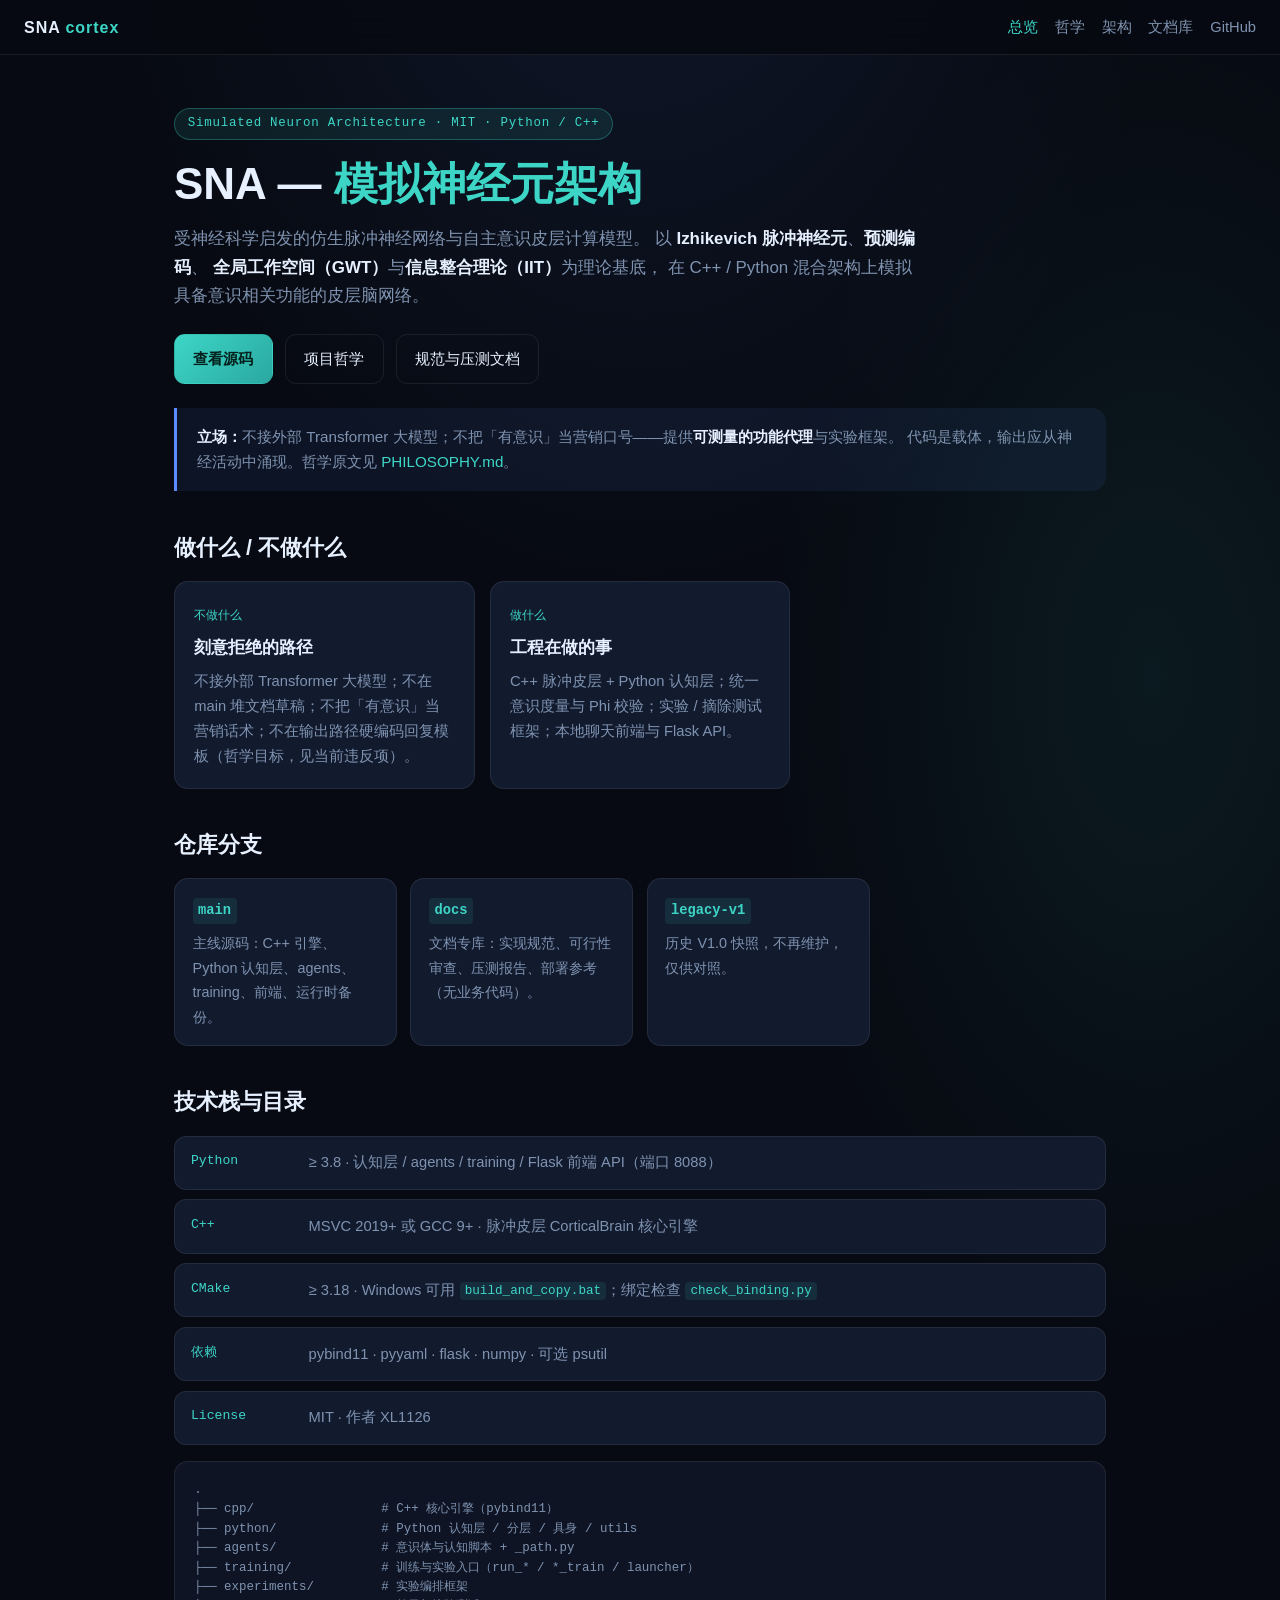
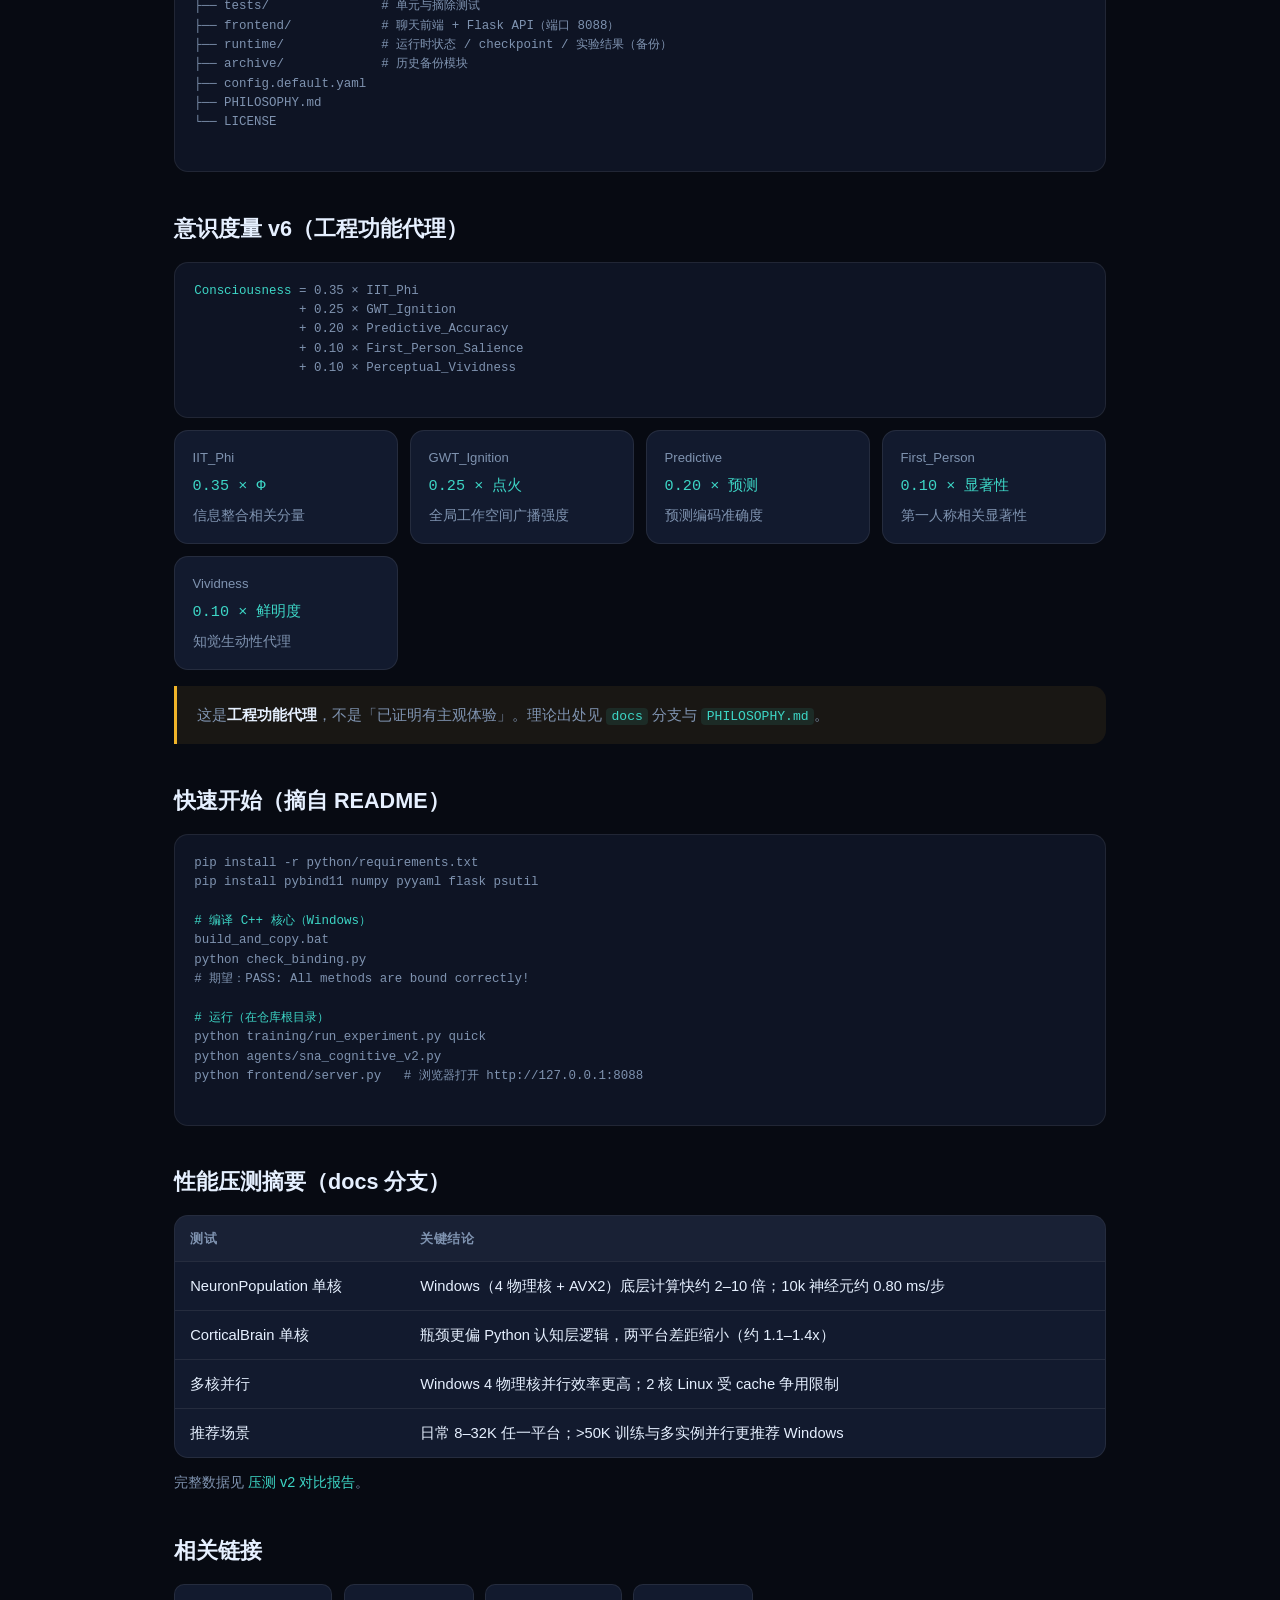
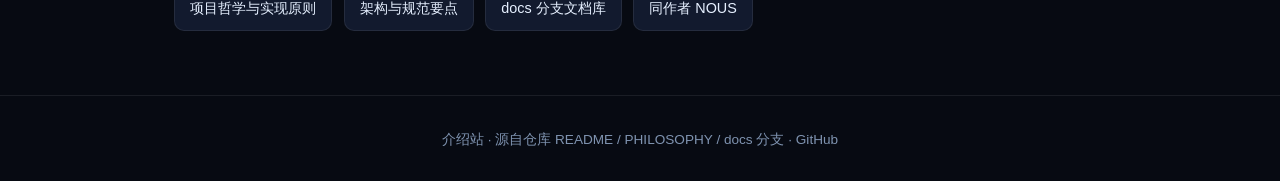
<file: docs/index.html>
<!DOCTYPE html>
<html lang="zh-CN">
<head>
  <meta charset="UTF-8" />
  <meta name="viewport" content="width=device-width, initial-scale=1" />
  <title>SNA — Simulated Neuron Architecture</title>
  <meta name="description" content="SNA 模拟神经元架构：仿生脉冲神经网络 / 自主意识皮层计算模型。C++ 脉冲皮层 + Python 认知层，无外部 Transformer。" />
  <link rel="stylesheet" href="css/style.css" />
</head>
<body>
  <header class="topbar">
    <a class="brand" href="./">SNA <span>cortex</span></a>
    <nav>
      <a href="index.html" class="active">总览</a>
      <a href="philosophy.html">哲学</a>
      <a href="architecture.html">架构</a>
      <a href="docs.html">文档库</a>
      <a href="https://github.com/XL1126/Simulated-neuron-architecture" target="_blank" rel="noopener">GitHub</a>
    </nav>
  </header>

  <div class="wrap">
    <section class="hero">
      <div class="eyebrow">Simulated Neuron Architecture · MIT · Python / C++</div>
      <h1>SNA — <em>模拟神经元架构</em></h1>
      <p class="lead">
        受神经科学启发的仿生脉冲神经网络与自主意识皮层计算模型。
        以 <strong>Izhikevich 脉冲神经元</strong>、<strong>预测编码</strong>、
        <strong>全局工作空间（GWT）</strong>与<strong>信息整合理论（IIT）</strong>为理论基底，
        在 C++ / Python 混合架构上模拟具备意识相关功能的皮层脑网络。
      </p>
      <div class="actions">
        <a class="btn btn-primary" href="https://github.com/XL1126/Simulated-neuron-architecture" target="_blank" rel="noopener">查看源码</a>
        <a class="btn btn-ghost" href="philosophy.html">项目哲学</a>
        <a class="btn btn-ghost" href="docs.html">规范与压测文档</a>
      </div>
    </section>

    <div class="callout">
      <strong>立场：</strong>不接外部 Transformer 大模型；不把「有意识」当营销口号——提供<strong>可测量的功能代理</strong>与实验框架。
      代码是载体，输出应从神经活动中涌现。哲学原文见
      <a href="philosophy.html">PHILOSOPHY.md</a>。
    </div>

    <h2>做什么 / 不做什么</h2>
    <div class="grid">
      <div class="card">
        <div class="tag">不做什么</div>
        <h3>刻意拒绝的路径</h3>
        <p>不接外部 Transformer 大模型；不在 main 堆文档草稿；不把「有意识」当营销话术；不在输出路径硬编码回复模板（哲学目标，见当前违反项）。</p>
      </div>
      <div class="card">
        <div class="tag">做什么</div>
        <h3>工程在做的事</h3>
        <p>C++ 脉冲皮层 + Python 认知层；统一意识度量与 Phi 校验；实验 / 摘除测试框架；本地聊天前端与 Flask API。</p>
      </div>
    </div>

    <h2>仓库分支</h2>
    <div class="branch-row">
      <div class="branch">
        <code>main</code>
        <p>主线源码：C++ 引擎、Python 认知层、agents、training、前端、运行时备份。</p>
      </div>
      <div class="branch">
        <code>docs</code>
        <p>文档专库：实现规范、可行性审查、压测报告、部署参考（无业务代码）。</p>
      </div>
      <div class="branch">
        <code>legacy-v1</code>
        <p>历史 V1.0 快照，不再维护，仅供对照。</p>
      </div>
    </div>

    <h2>技术栈与目录</h2>
    <div class="layers">
      <div class="layer"><div class="k">Python</div><p>≥ 3.8 · 认知层 / agents / training / Flask 前端 API（端口 8088）</p></div>
      <div class="layer"><div class="k">C++</div><p>MSVC 2019+ 或 GCC 9+ · 脉冲皮层 CorticalBrain 核心引擎</p></div>
      <div class="layer"><div class="k">CMake</div><p>≥ 3.18 · Windows 可用 <code>build_and_copy.bat</code>；绑定检查 <code>check_binding.py</code></p></div>
      <div class="layer"><div class="k">依赖</div><p>pybind11 · pyyaml · flask · numpy · 可选 psutil</p></div>
      <div class="layer"><div class="k">License</div><p>MIT · 作者 XL1126</p></div>
    </div>

    <div class="arch" style="margin-top:1rem">
<pre>
.
├── cpp/                 # C++ 核心引擎（pybind11）
├── python/              # Python 认知层 / 分层 / 具身 / utils
├── agents/              # 意识体与认知脚本 + _path.py
├── training/            # 训练与实验入口（run_* / *_train / launcher）
├── experiments/         # 实验编排框架
├── tests/               # 单元与摘除测试
├── frontend/            # 聊天前端 + Flask API（端口 8088）
├── runtime/             # 运行时状态 / checkpoint / 实验结果（备份）
├── archive/             # 历史备份模块
├── config.default.yaml
├── PHILOSOPHY.md
└── LICENSE
      </pre>
    </div>

    <h2>意识度量 v6（工程功能代理）</h2>
    <div class="arch">
<pre>
<span class="hi">Consciousness</span> = 0.35 × IIT_Phi
              + 0.25 × GWT_Ignition
              + 0.20 × Predictive_Accuracy
              + 0.10 × First_Person_Salience
              + 0.10 × Perceptual_Vividness
      </pre>
    </div>
    <div class="metrics" style="margin-top:.75rem">
      <div class="metric"><div class="label">IIT_Phi</div><div class="value">0.35 × Φ</div><div class="note">信息整合相关分量</div></div>
      <div class="metric"><div class="label">GWT_Ignition</div><div class="value">0.25 × 点火</div><div class="note">全局工作空间广播强度</div></div>
      <div class="metric"><div class="label">Predictive</div><div class="value">0.20 × 预测</div><div class="note">预测编码准确度</div></div>
      <div class="metric"><div class="label">First_Person</div><div class="value">0.10 × 显著性</div><div class="note">第一人称相关显著性</div></div>
      <div class="metric"><div class="label">Vividness</div><div class="value">0.10 × 鲜明度</div><div class="note">知觉生动性代理</div></div>
    </div>
    <div class="callout warn" style="margin-top:1rem">
      这是<strong>工程功能代理</strong>，不是「已证明有主观体验」。理论出处见
      <code>docs</code> 分支与 <code>PHILOSOPHY.md</code>。
    </div>

    <h2>快速开始（摘自 README）</h2>
    <div class="arch">
<pre>
pip install -r python/requirements.txt
pip install pybind11 numpy pyyaml flask psutil

<span class="hi"># 编译 C++ 核心（Windows）</span>
build_and_copy.bat
python check_binding.py
# 期望：PASS: All methods are bound correctly!

<span class="hi"># 运行（在仓库根目录）</span>
python training/run_experiment.py quick
python agents/sna_cognitive_v2.py
python frontend/server.py   # 浏览器打开 http://127.0.0.1:8088
      </pre>
    </div>

    <h2>性能压测摘要（docs 分支）</h2>
    <div class="table-wrap">
      <table>
        <thead><tr><th>测试</th><th>关键结论</th></tr></thead>
        <tbody>
          <tr><td>NeuronPopulation 单核</td><td>Windows（4 物理核 + AVX2）底层计算快约 2–10 倍；10k 神经元约 0.80 ms/步</td></tr>
          <tr><td>CorticalBrain 单核</td><td>瓶颈更偏 Python 认知层逻辑，两平台差距缩小（约 1.1–1.4x）</td></tr>
          <tr><td>多核并行</td><td>Windows 4 物理核并行效率更高；2 核 Linux 受 cache 争用限制</td></tr>
          <tr><td>推荐场景</td><td>日常 8–32K 任一平台；&gt;50K 训练与多实例并行更推荐 Windows</td></tr>
        </tbody>
      </table>
    </div>
    <p class="body" style="margin-top:.75rem;font-size:.9rem">
      完整数据见
      <a href="https://github.com/XL1126/Simulated-neuron-architecture/blob/docs/docs/03-%E6%80%A7%E8%83%BD%E4%B8%8E%E5%8E%8B%E6%B5%8B/%E5%8E%8B%E6%B5%8Bv2%E5%AF%B9%E6%AF%94%E6%8A%A5%E5%91%8A.md" target="_blank" rel="noopener">压测 v2 对比报告</a>。
    </p>

    <h2>相关链接</h2>
    <div class="sites">
      <a href="philosophy.html">项目哲学与实现原则</a>
      <a href="architecture.html">架构与规范要点</a>
      <a href="docs.html">docs 分支文档库</a>
      <a href="https://github.com/XL1126/NOUS" target="_blank" rel="noopener">同作者 NOUS</a>
    </div>
  </div>

  <footer>介绍站 · 源自仓库 README / PHILOSOPHY / docs 分支 · <a href="https://github.com/XL1126/Simulated-neuron-architecture" target="_blank" rel="noopener">GitHub</a></footer>
</body>
</html>
</file>
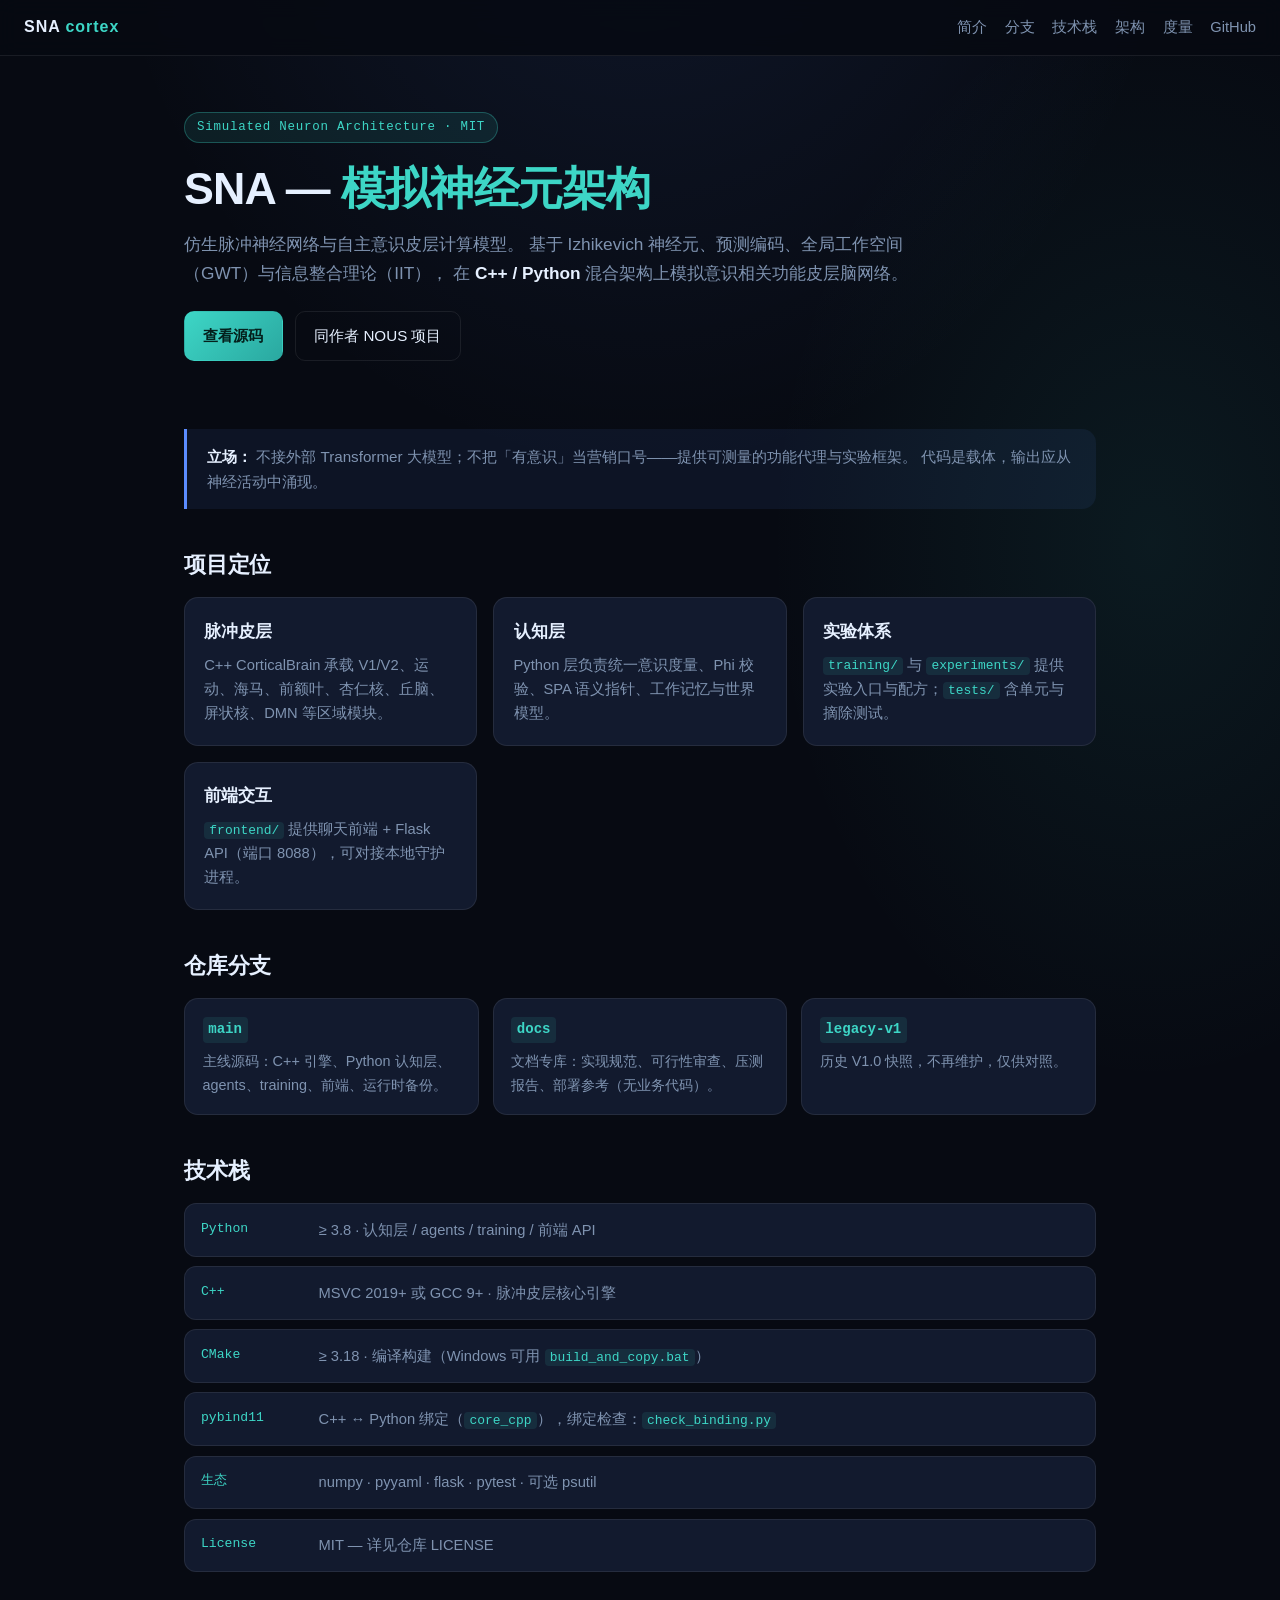
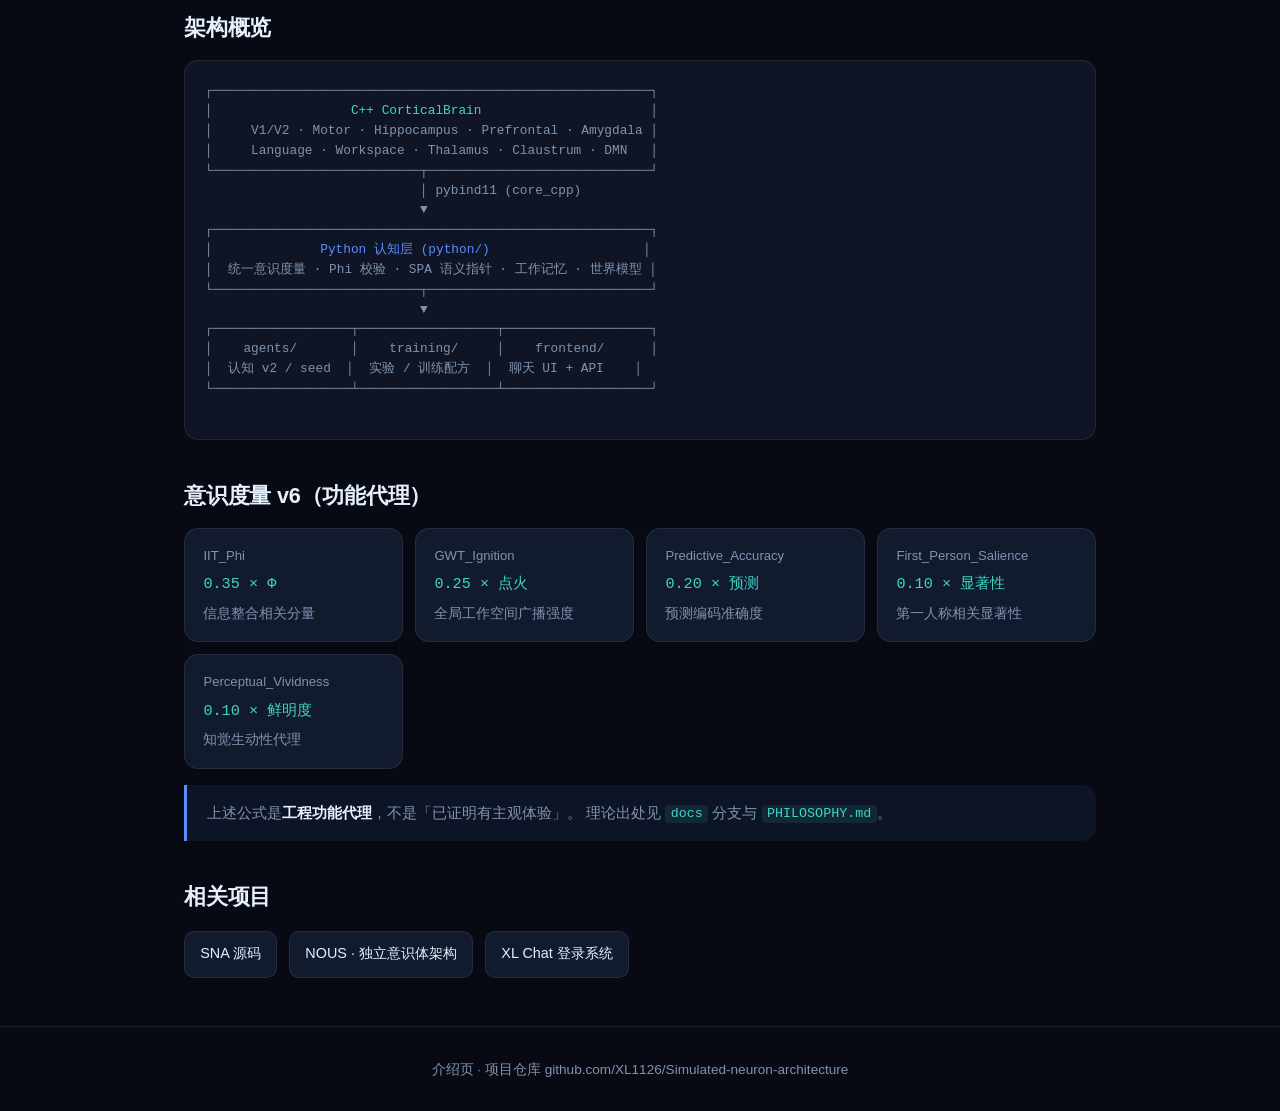
<file: website/index.html>
<!DOCTYPE html>
<html lang="zh-CN">
<head>
  <meta charset="UTF-8" />
  <meta name="viewport" content="width=device-width, initial-scale=1" />
  <title>SNA — Simulated Neuron Architecture</title>
  <meta name="description" content="SNA 模拟神经元架构：仿生脉冲神经网络 / 自主意识皮层计算模型。C++ 脉冲皮层 + Python 认知层。" />
  <link rel="stylesheet" href="css/style.css" />
</head>
<body>
  <header class="topbar">
    <a class="brand" href="./">SNA <span>cortex</span></a>
    <nav>
      <a href="#about">简介</a>
      <a href="#branches">分支</a>
      <a href="#stack">技术栈</a>
      <a href="#arch">架构</a>
      <a href="#metrics">度量</a>
      <a href="https://github.com/XL1126/Simulated-neuron-architecture" target="_blank" rel="noopener">GitHub</a>
    </nav>
  </header>

  <section class="hero">
    <div class="eyebrow">Simulated Neuron Architecture · MIT</div>
    <h1>SNA — <em>模拟神经元架构</em></h1>
    <p class="lead">
      仿生脉冲神经网络与自主意识皮层计算模型。
      基于 Izhikevich 神经元、预测编码、全局工作空间（GWT）与信息整合理论（IIT），
      在 <strong style="color:var(--ink)">C++ / Python</strong> 混合架构上模拟意识相关功能皮层脑网络。
    </p>
    <div class="hero-actions">
      <a class="btn btn-primary" href="https://github.com/XL1126/Simulated-neuron-architecture" target="_blank" rel="noopener">查看源码</a>
      <a class="btn btn-ghost" href="https://github.com/XL1126/NOUS" target="_blank" rel="noopener">同作者 NOUS 项目</a>
    </div>
  </section>

  <main class="section">
    <div class="callout">
      <strong style="color:var(--ink)">立场：</strong>
      不接外部 Transformer 大模型；不把「有意识」当营销口号——提供可测量的功能代理与实验框架。
      代码是载体，输出应从神经活动中涌现。
    </div>

    <h2 id="about">项目定位</h2>
    <div class="grid">
      <div class="card">
        <h3>脉冲皮层</h3>
        <p>C++ CorticalBrain 承载 V1/V2、运动、海马、前额叶、杏仁核、丘脑、屏状核、DMN 等区域模块。</p>
      </div>
      <div class="card">
        <h3>认知层</h3>
        <p>Python 层负责统一意识度量、Phi 校验、SPA 语义指针、工作记忆与世界模型。</p>
      </div>
      <div class="card">
        <h3>实验体系</h3>
        <p><code>training/</code> 与 <code>experiments/</code> 提供实验入口与配方；<code>tests/</code> 含单元与摘除测试。</p>
      </div>
      <div class="card">
        <h3>前端交互</h3>
        <p><code>frontend/</code> 提供聊天前端 + Flask API（端口 8088），可对接本地守护进程。</p>
      </div>
    </div>

    <h2 id="branches">仓库分支</h2>
    <div class="branch-row">
      <div class="branch">
        <code>main</code>
        <p>主线源码：C++ 引擎、Python 认知层、agents、training、前端、运行时备份。</p>
      </div>
      <div class="branch">
        <code>docs</code>
        <p>文档专库：实现规范、可行性审查、压测报告、部署参考（无业务代码）。</p>
      </div>
      <div class="branch">
        <code>legacy-v1</code>
        <p>历史 V1.0 快照，不再维护，仅供对照。</p>
      </div>
    </div>

    <h2 id="stack">技术栈</h2>
    <div class="stack">
      <div class="stack-row">
        <div class="k">Python</div>
        <p>≥ 3.8 · 认知层 / agents / training / 前端 API</p>
      </div>
      <div class="stack-row">
        <div class="k">C++</div>
        <p>MSVC 2019+ 或 GCC 9+ · 脉冲皮层核心引擎</p>
      </div>
      <div class="stack-row">
        <div class="k">CMake</div>
        <p>≥ 3.18 · 编译构建（Windows 可用 <code>build_and_copy.bat</code>）</p>
      </div>
      <div class="stack-row">
        <div class="k">pybind11</div>
        <p>C++ ↔ Python 绑定（<code>core_cpp</code>），绑定检查：<code>check_binding.py</code></p>
      </div>
      <div class="stack-row">
        <div class="k">生态</div>
        <p>numpy · pyyaml · flask · pytest · 可选 psutil</p>
      </div>
      <div class="stack-row">
        <div class="k">License</div>
        <p>MIT — 详见仓库 LICENSE</p>
      </div>
    </div>

    <h2 id="arch">架构概览</h2>
    <div class="arch">
      <pre>
┌─────────────────────────────────────────────────────────┐
│                  <span class="hi">C++ CorticalBrain</span>                      │
│     V1/V2 · Motor · Hippocampus · Prefrontal · Amygdala │
│     Language · Workspace · Thalamus · Claustrum · DMN   │
└───────────────────────────┬─────────────────────────────┘
                            │ pybind11 (core_cpp)
                            ▼
┌─────────────────────────────────────────────────────────┐
│              <span class="hi2">Python 认知层 (python/)</span>                    │
│  统一意识度量 · Phi 校验 · SPA 语义指针 · 工作记忆 · 世界模型 │
└───────────────────────────┬─────────────────────────────┘
                            ▼
┌──────────────────┬──────────────────┬───────────────────┐
│    agents/       │    training/     │    frontend/      │
│  认知 v2 / seed  │  实验 / 训练配方  │  聊天 UI + API    │
└──────────────────┴──────────────────┴───────────────────┘
      </pre>
    </div>

    <h2 id="metrics">意识度量 v6（功能代理）</h2>
    <div class="metrics">
      <div class="metric">
        <div class="label">IIT_Phi</div>
        <div class="value">0.35 × Φ</div>
        <div class="note">信息整合相关分量</div>
      </div>
      <div class="metric">
        <div class="label">GWT_Ignition</div>
        <div class="value">0.25 × 点火</div>
        <div class="note">全局工作空间广播强度</div>
      </div>
      <div class="metric">
        <div class="label">Predictive_Accuracy</div>
        <div class="value">0.20 × 预测</div>
        <div class="note">预测编码准确度</div>
      </div>
      <div class="metric">
        <div class="label">First_Person_Salience</div>
        <div class="value">0.10 × 显著性</div>
        <div class="note">第一人称相关显著性</div>
      </div>
      <div class="metric">
        <div class="label">Perceptual_Vividness</div>
        <div class="value">0.10 × 鲜明度</div>
        <div class="note">知觉生动性代理</div>
      </div>
    </div>
    <div class="callout" style="margin-top:1rem">
      上述公式是<strong style="color:var(--ink)">工程功能代理</strong>，不是「已证明有主观体验」。
      理论出处见 <code>docs</code> 分支与 <code>PHILOSOPHY.md</code>。
    </div>

    <h2>相关项目</h2>
    <div class="sites">
      <a href="https://github.com/XL1126/Simulated-neuron-architecture" target="_blank" rel="noopener">SNA 源码</a>
      <a href="https://github.com/XL1126/NOUS" target="_blank" rel="noopener">NOUS · 独立意识体架构</a>
      <a href="https://github.com/XL1126/xlchat-login-skeleton" target="_blank" rel="noopener">XL Chat 登录系统</a>
    </div>
  </main>

  <footer>
    介绍页 · 项目仓库
    <a href="https://github.com/XL1126/Simulated-neuron-architecture" target="_blank" rel="noopener">github.com/XL1126/Simulated-neuron-architecture</a>
  </footer>
</body>
</html>
</file>
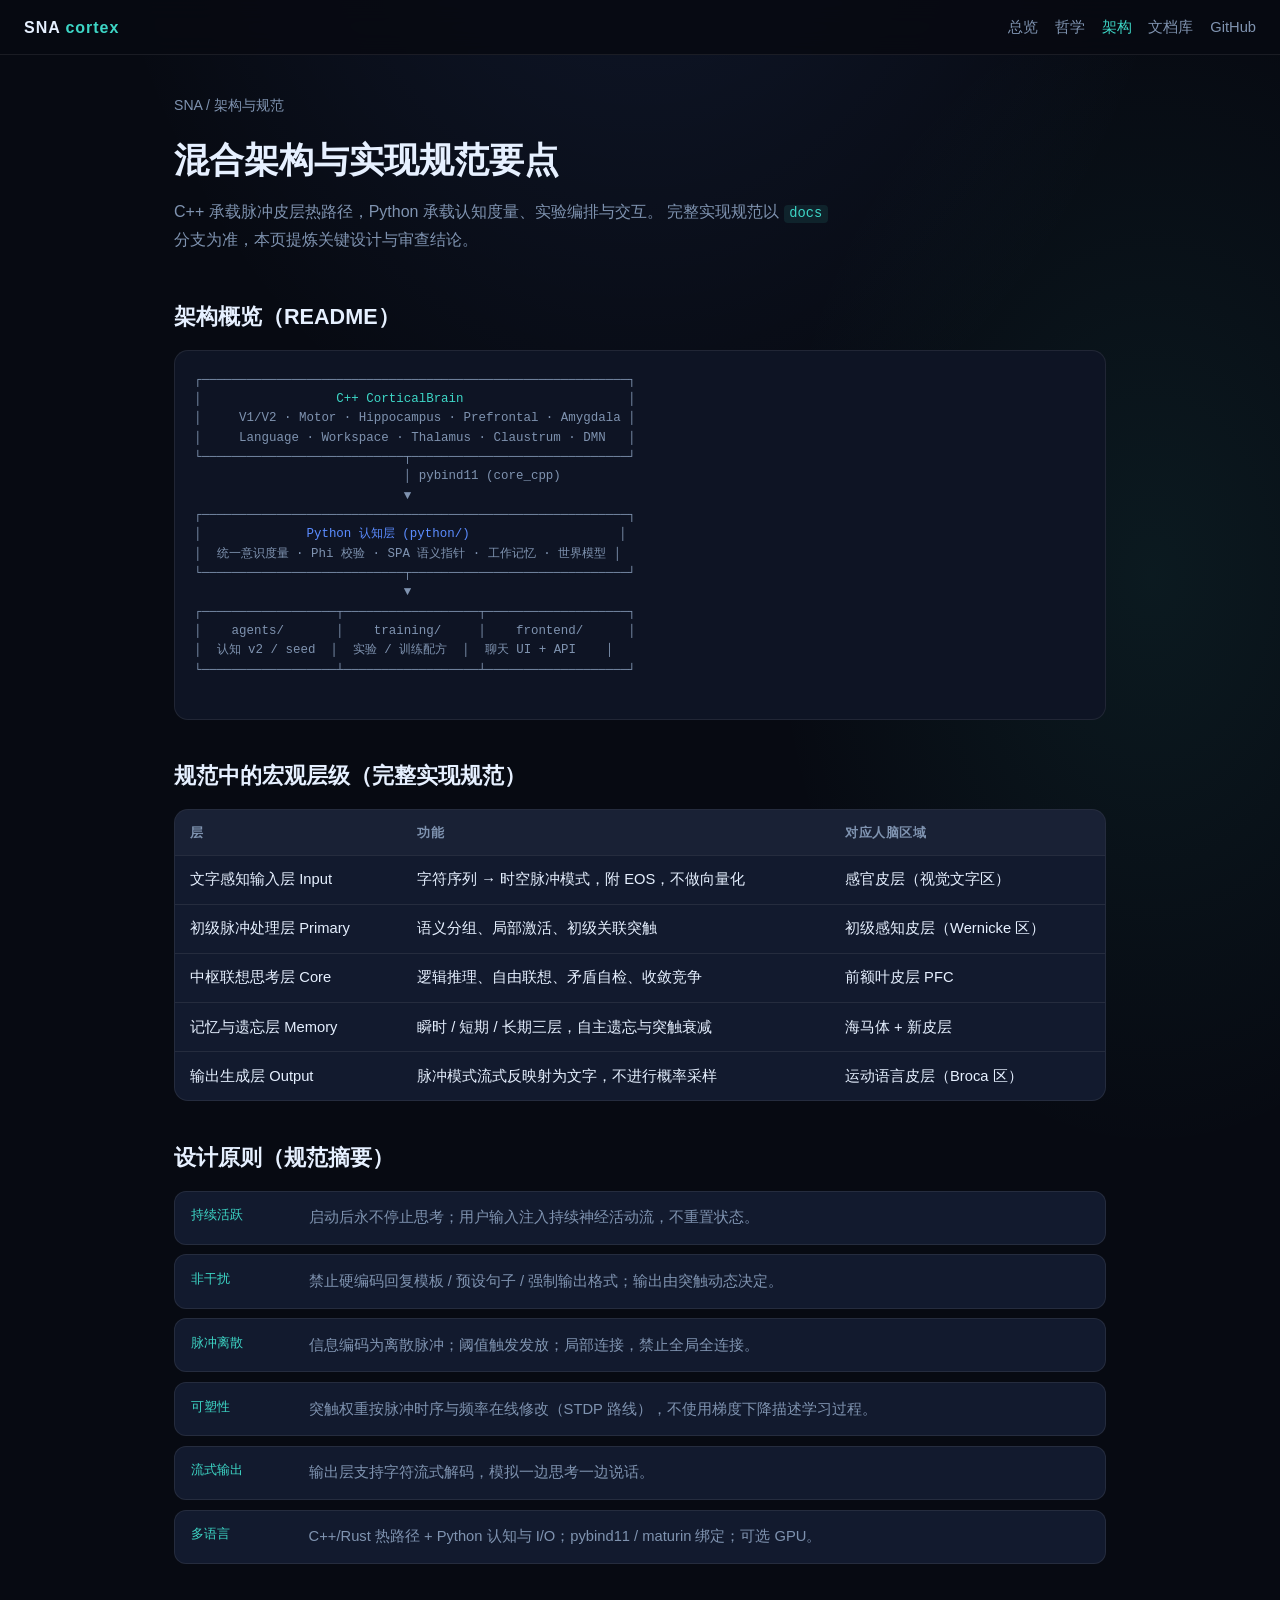
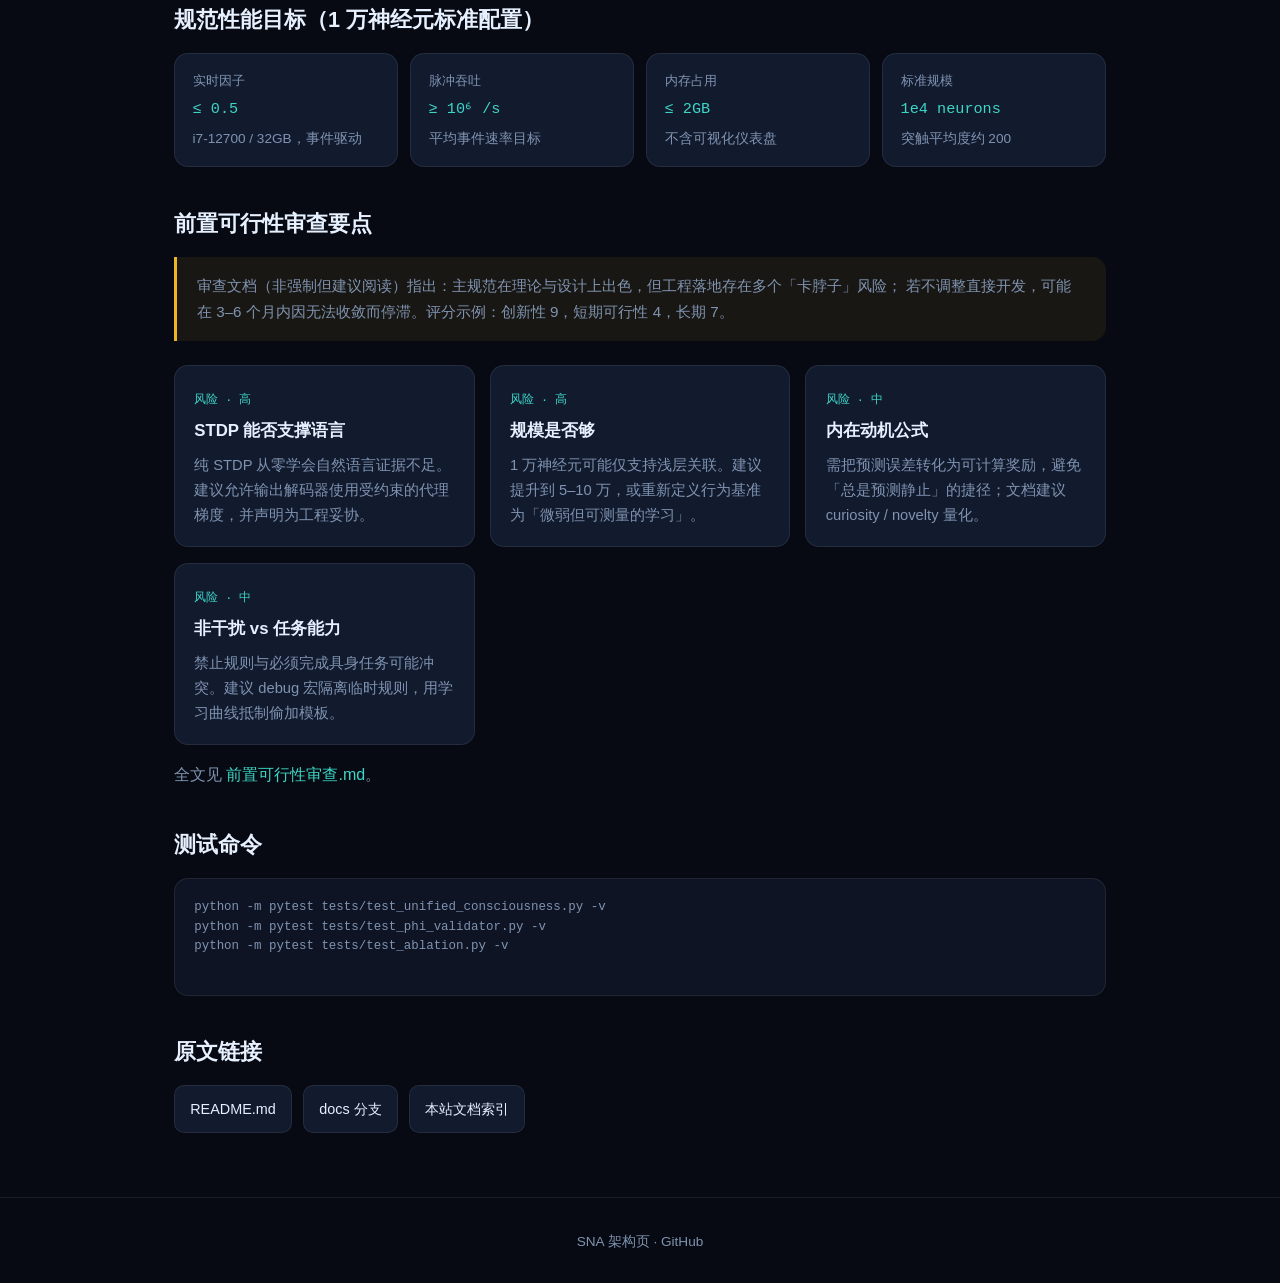
<file: docs/architecture.html>
<!DOCTYPE html>
<html lang="zh-CN">
<head>
  <meta charset="UTF-8" />
  <meta name="viewport" content="width=device-width, initial-scale=1" />
  <title>架构与规范 · SNA</title>
  <meta name="description" content="SNA 混合架构、CorticalBrain 模块、规范要点、可行性审查摘要与测试命令。" />
  <link rel="stylesheet" href="css/style.css" />
</head>
<body>
  <header class="topbar">
    <a class="brand" href="./">SNA <span>cortex</span></a>
    <nav>
      <a href="index.html">总览</a>
      <a href="philosophy.html">哲学</a>
      <a href="architecture.html" class="active">架构</a>
      <a href="docs.html">文档库</a>
      <a href="https://github.com/XL1126/Simulated-neuron-architecture" target="_blank" rel="noopener">GitHub</a>
    </nav>
  </header>

  <div class="wrap">
    <div class="page-hero">
      <div class="breadcrumb"><a href="./">SNA</a> / 架构与规范</div>
      <h1>混合架构与实现规范要点</h1>
      <p class="lead">
        C++ 承载脉冲皮层热路径，Python 承载认知度量、实验编排与交互。
        完整实现规范以 <code>docs</code> 分支为准，本页提炼关键设计与审查结论。
      </p>
    </div>

    <h2>架构概览（README）</h2>
    <div class="arch">
<pre>
┌─────────────────────────────────────────────────────────┐
│                  <span class="hi">C++ CorticalBrain</span>                      │
│     V1/V2 · Motor · Hippocampus · Prefrontal · Amygdala │
│     Language · Workspace · Thalamus · Claustrum · DMN   │
└───────────────────────────┬─────────────────────────────┘
                            │ pybind11 (core_cpp)
                            ▼
┌─────────────────────────────────────────────────────────┐
│              <span class="hi2">Python 认知层 (python/)</span>                    │
│  统一意识度量 · Phi 校验 · SPA 语义指针 · 工作记忆 · 世界模型 │
└───────────────────────────┬─────────────────────────────┘
                            ▼
┌──────────────────┬──────────────────┬───────────────────┐
│    agents/       │    training/     │    frontend/      │
│  认知 v2 / seed  │  实验 / 训练配方  │  聊天 UI + API    │
└──────────────────┴──────────────────┴───────────────────┘
      </pre>
    </div>

    <h2>规范中的宏观层级（完整实现规范）</h2>
    <div class="table-wrap">
      <table>
        <thead><tr><th>层</th><th>功能</th><th>对应人脑区域</th></tr></thead>
        <tbody>
          <tr><td>文字感知输入层 Input</td><td>字符序列 → 时空脉冲模式，附 EOS，不做向量化</td><td>感官皮层（视觉文字区）</td></tr>
          <tr><td>初级脉冲处理层 Primary</td><td>语义分组、局部激活、初级关联突触</td><td>初级感知皮层（Wernicke 区）</td></tr>
          <tr><td>中枢联想思考层 Core</td><td>逻辑推理、自由联想、矛盾自检、收敛竞争</td><td>前额叶皮层 PFC</td></tr>
          <tr><td>记忆与遗忘层 Memory</td><td>瞬时 / 短期 / 长期三层，自主遗忘与突触衰减</td><td>海马体 + 新皮层</td></tr>
          <tr><td>输出生成层 Output</td><td>脉冲模式流式反映射为文字，不进行概率采样</td><td>运动语言皮层（Broca 区）</td></tr>
        </tbody>
      </table>
    </div>

    <h2>设计原则（规范摘要）</h2>
    <div class="layers">
      <div class="layer"><div class="k">持续活跃</div><p>启动后永不停止思考；用户输入注入持续神经活动流，不重置状态。</p></div>
      <div class="layer"><div class="k">非干扰</div><p>禁止硬编码回复模板 / 预设句子 / 强制输出格式；输出由突触动态决定。</p></div>
      <div class="layer"><div class="k">脉冲离散</div><p>信息编码为离散脉冲；阈值触发发放；局部连接，禁止全局全连接。</p></div>
      <div class="layer"><div class="k">可塑性</div><p>突触权重按脉冲时序与频率在线修改（STDP 路线），不使用梯度下降描述学习过程。</p></div>
      <div class="layer"><div class="k">流式输出</div><p>输出层支持字符流式解码，模拟一边思考一边说话。</p></div>
      <div class="layer"><div class="k">多语言</div><p>C++/Rust 热路径 + Python 认知与 I/O；pybind11 / maturin 绑定；可选 GPU。</p></div>
    </div>

    <h2>规范性能目标（1 万神经元标准配置）</h2>
    <div class="metrics">
      <div class="metric"><div class="label">实时因子</div><div class="value">≤ 0.5</div><div class="note">i7-12700 / 32GB，事件驱动</div></div>
      <div class="metric"><div class="label">脉冲吞吐</div><div class="value">≥ 10⁶ /s</div><div class="note">平均事件速率目标</div></div>
      <div class="metric"><div class="label">内存占用</div><div class="value">≤ 2GB</div><div class="note">不含可视化仪表盘</div></div>
      <div class="metric"><div class="label">标准规模</div><div class="value">1e4 neurons</div><div class="note">突触平均度约 200</div></div>
    </div>

    <h2>前置可行性审查要点</h2>
    <div class="callout warn">
      审查文档（非强制但建议阅读）指出：主规范在理论与设计上出色，但工程落地存在多个「卡脖子」风险；
      若不调整直接开发，可能在 3–6 个月内因无法收敛而停滞。评分示例：创新性 9，短期可行性 4，长期 7。
    </div>
    <div class="grid">
      <div class="card">
        <div class="tag">风险 · 高</div>
        <h3>STDP 能否支撑语言</h3>
        <p>纯 STDP 从零学会自然语言证据不足。建议允许输出解码器使用受约束的代理梯度，并声明为工程妥协。</p>
      </div>
      <div class="card">
        <div class="tag">风险 · 高</div>
        <h3>规模是否够</h3>
        <p>1 万神经元可能仅支持浅层关联。建议提升到 5–10 万，或重新定义行为基准为「微弱但可测量的学习」。</p>
      </div>
      <div class="card">
        <div class="tag">风险 · 中</div>
        <h3>内在动机公式</h3>
        <p>需把预测误差转化为可计算奖励，避免「总是预测静止」的捷径；文档建议 curiosity / novelty 量化。</p>
      </div>
      <div class="card">
        <div class="tag">风险 · 中</div>
        <h3>非干扰 vs 任务能力</h3>
        <p>禁止规则与必须完成具身任务可能冲突。建议 debug 宏隔离临时规则，用学习曲线抵制偷加模板。</p>
      </div>
    </div>
    <p class="body" style="margin-top:1rem">
      全文见
      <a href="https://github.com/XL1126/Simulated-neuron-architecture/blob/docs/docs/02-%E5%8F%AF%E8%A1%8C%E6%80%A7%E5%AE%A1%E6%9F%A5/%E5%89%8D%E7%BD%AE%E5%8F%AF%E8%A1%8C%E6%80%A7%E5%AE%A1%E6%9F%A5.md" target="_blank" rel="noopener">前置可行性审查.md</a>。
    </p>

    <h2>测试命令</h2>
    <div class="arch">
<pre>
python -m pytest tests/test_unified_consciousness.py -v
python -m pytest tests/test_phi_validator.py -v
python -m pytest tests/test_ablation.py -v
      </pre>
    </div>

    <h2>原文链接</h2>
    <div class="sites">
      <a href="https://github.com/XL1126/Simulated-neuron-architecture/blob/main/README.md" target="_blank" rel="noopener">README.md</a>
      <a href="https://github.com/XL1126/Simulated-neuron-architecture/tree/docs" target="_blank" rel="noopener">docs 分支</a>
      <a href="docs.html">本站文档索引</a>
    </div>
  </div>

  <footer>SNA 架构页 · <a href="https://github.com/XL1126/Simulated-neuron-architecture" target="_blank" rel="noopener">GitHub</a></footer>
</body>
</html>
</file>
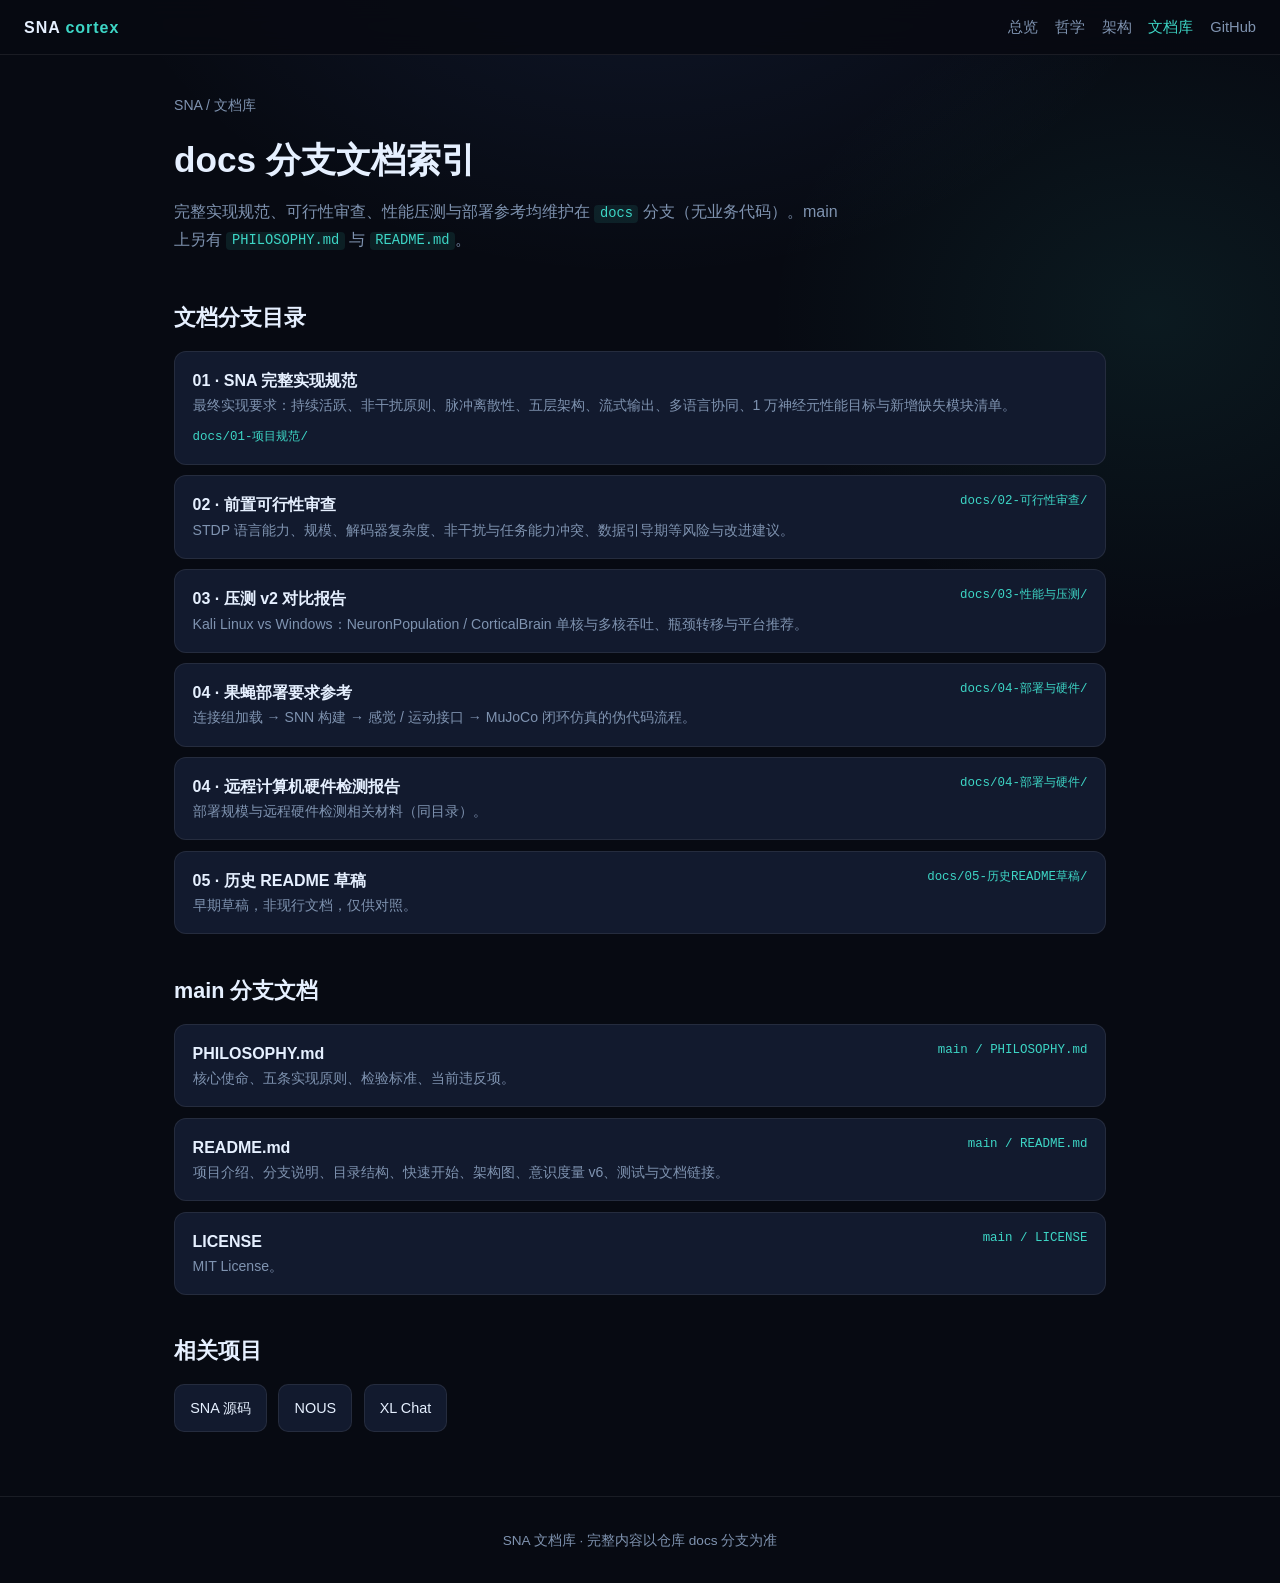
<file: docs/docs.html>
<!DOCTYPE html>
<html lang="zh-CN">
<head>
  <meta charset="UTF-8" />
  <meta name="viewport" content="width=device-width, initial-scale=1" />
  <title>文档库 · SNA</title>
  <meta name="description" content="SNA docs 分支文档索引：实现规范、可行性审查、压测报告、部署与硬件、历史草稿。" />
  <link rel="stylesheet" href="css/style.css" />
</head>
<body>
  <header class="topbar">
    <a class="brand" href="./">SNA <span>cortex</span></a>
    <nav>
      <a href="index.html">总览</a>
      <a href="philosophy.html">哲学</a>
      <a href="architecture.html">架构</a>
      <a href="docs.html" class="active">文档库</a>
      <a href="https://github.com/XL1126/Simulated-neuron-architecture" target="_blank" rel="noopener">GitHub</a>
    </nav>
  </header>

  <div class="wrap">
    <div class="page-hero">
      <div class="breadcrumb"><a href="./">SNA</a> / 文档库</div>
      <h1>docs 分支文档索引</h1>
      <p class="lead">
        完整实现规范、可行性审查、性能压测与部署参考均维护在
        <code>docs</code> 分支（无业务代码）。main 上另有
        <code>PHILOSOPHY.md</code> 与 <code>README.md</code>。
      </p>
    </div>

    <h2>文档分支目录</h2>
    <div class="doc-list">
      <a class="doc-item" href="https://github.com/XL1126/Simulated-neuron-architecture/blob/docs/docs/01-%E9%A1%B9%E7%9B%AE%E8%A7%84%E8%8C%83/SNA%E5%AE%8C%E6%95%B4%E5%AE%9E%E7%8E%B0%E8%A7%84%E8%8C%83.md" target="_blank" rel="noopener">
        <div>
          <div class="t">01 · SNA 完整实现规范</div>
          <div class="d">最终实现要求：持续活跃、非干扰原则、脉冲离散性、五层架构、流式输出、多语言协同、1 万神经元性能目标与新增缺失模块清单。</div>
        </div>
        <div class="g">docs/01-项目规范/</div>
      </a>
      <a class="doc-item" href="https://github.com/XL1126/Simulated-neuron-architecture/blob/docs/docs/02-%E5%8F%AF%E8%A1%8C%E6%80%A7%E5%AE%A1%E6%9F%A5/%E5%89%8D%E7%BD%AE%E5%8F%AF%E8%A1%8C%E6%80%A7%E5%AE%A1%E6%9F%A5.md" target="_blank" rel="noopener">
        <div>
          <div class="t">02 · 前置可行性审查</div>
          <div class="d">STDP 语言能力、规模、解码器复杂度、非干扰与任务能力冲突、数据引导期等风险与改进建议。</div>
        </div>
        <div class="g">docs/02-可行性审查/</div>
      </a>
      <a class="doc-item" href="https://github.com/XL1126/Simulated-neuron-architecture/blob/docs/docs/03-%E6%80%A7%E8%83%BD%E4%B8%8E%E5%8E%8B%E6%B5%8B/%E5%8E%8B%E6%B5%8Bv2%E5%AF%B9%E6%AF%94%E6%8A%A5%E5%91%8A.md" target="_blank" rel="noopener">
        <div>
          <div class="t">03 · 压测 v2 对比报告</div>
          <div class="d">Kali Linux vs Windows：NeuronPopulation / CorticalBrain 单核与多核吞吐、瓶颈转移与平台推荐。</div>
        </div>
        <div class="g">docs/03-性能与压测/</div>
      </a>
      <a class="doc-item" href="https://github.com/XL1126/Simulated-neuron-architecture/blob/docs/docs/04-%E9%83%A8%E7%BD%B2%E4%B8%8E%E7%A1%AC%E4%BB%B6/%E6%9E%9C%E8%9D%87%E9%83%A8%E7%BD%B2%E8%A6%81%E6%B1%82%E5%8F%82%E8%80%83.md" target="_blank" rel="noopener">
        <div>
          <div class="t">04 · 果蝇部署要求参考</div>
          <div class="d">连接组加载 → SNN 构建 → 感觉 / 运动接口 → MuJoCo 闭环仿真的伪代码流程。</div>
        </div>
        <div class="g">docs/04-部署与硬件/</div>
      </a>
      <a class="doc-item" href="https://github.com/XL1126/Simulated-neuron-architecture/tree/docs/docs/04-%E9%83%A8%E7%BD%B2%E4%B8%8E%E7%A1%AC%E4%BB%B6" target="_blank" rel="noopener">
        <div>
          <div class="t">04 · 远程计算机硬件检测报告</div>
          <div class="d">部署规模与远程硬件检测相关材料（同目录）。</div>
        </div>
        <div class="g">docs/04-部署与硬件/</div>
      </a>
      <a class="doc-item" href="https://github.com/XL1126/Simulated-neuron-architecture/tree/docs/docs/05-%E5%8E%86%E5%8F%B2README%E8%8D%89%E7%A8%BF" target="_blank" rel="noopener">
        <div>
          <div class="t">05 · 历史 README 草稿</div>
          <div class="d">早期草稿，非现行文档，仅供对照。</div>
        </div>
        <div class="g">docs/05-历史README草稿/</div>
      </a>
    </div>

    <h2>main 分支文档</h2>
    <div class="doc-list">
      <a class="doc-item" href="https://github.com/XL1126/Simulated-neuron-architecture/blob/main/PHILOSOPHY.md" target="_blank" rel="noopener">
        <div><div class="t">PHILOSOPHY.md</div><div class="d">核心使命、五条实现原则、检验标准、当前违反项。</div></div>
        <div class="g">main / PHILOSOPHY.md</div>
      </a>
      <a class="doc-item" href="https://github.com/XL1126/Simulated-neuron-architecture/blob/main/README.md" target="_blank" rel="noopener">
        <div><div class="t">README.md</div><div class="d">项目介绍、分支说明、目录结构、快速开始、架构图、意识度量 v6、测试与文档链接。</div></div>
        <div class="g">main / README.md</div>
      </a>
      <a class="doc-item" href="https://github.com/XL1126/Simulated-neuron-architecture/blob/main/LICENSE" target="_blank" rel="noopener">
        <div><div class="t">LICENSE</div><div class="d">MIT License。</div></div>
        <div class="g">main / LICENSE</div>
      </a>
    </div>

    <h2>相关项目</h2>
    <div class="sites">
      <a href="https://github.com/XL1126/Simulated-neuron-architecture" target="_blank" rel="noopener">SNA 源码</a>
      <a href="https://github.com/XL1126/NOUS" target="_blank" rel="noopener">NOUS</a>
      <a href="https://github.com/XL1126/xlchat-login-skeleton" target="_blank" rel="noopener">XL Chat</a>
    </div>
  </div>

  <footer>SNA 文档库 · 完整内容以仓库 docs 分支为准</footer>
</body>
</html>
</file>
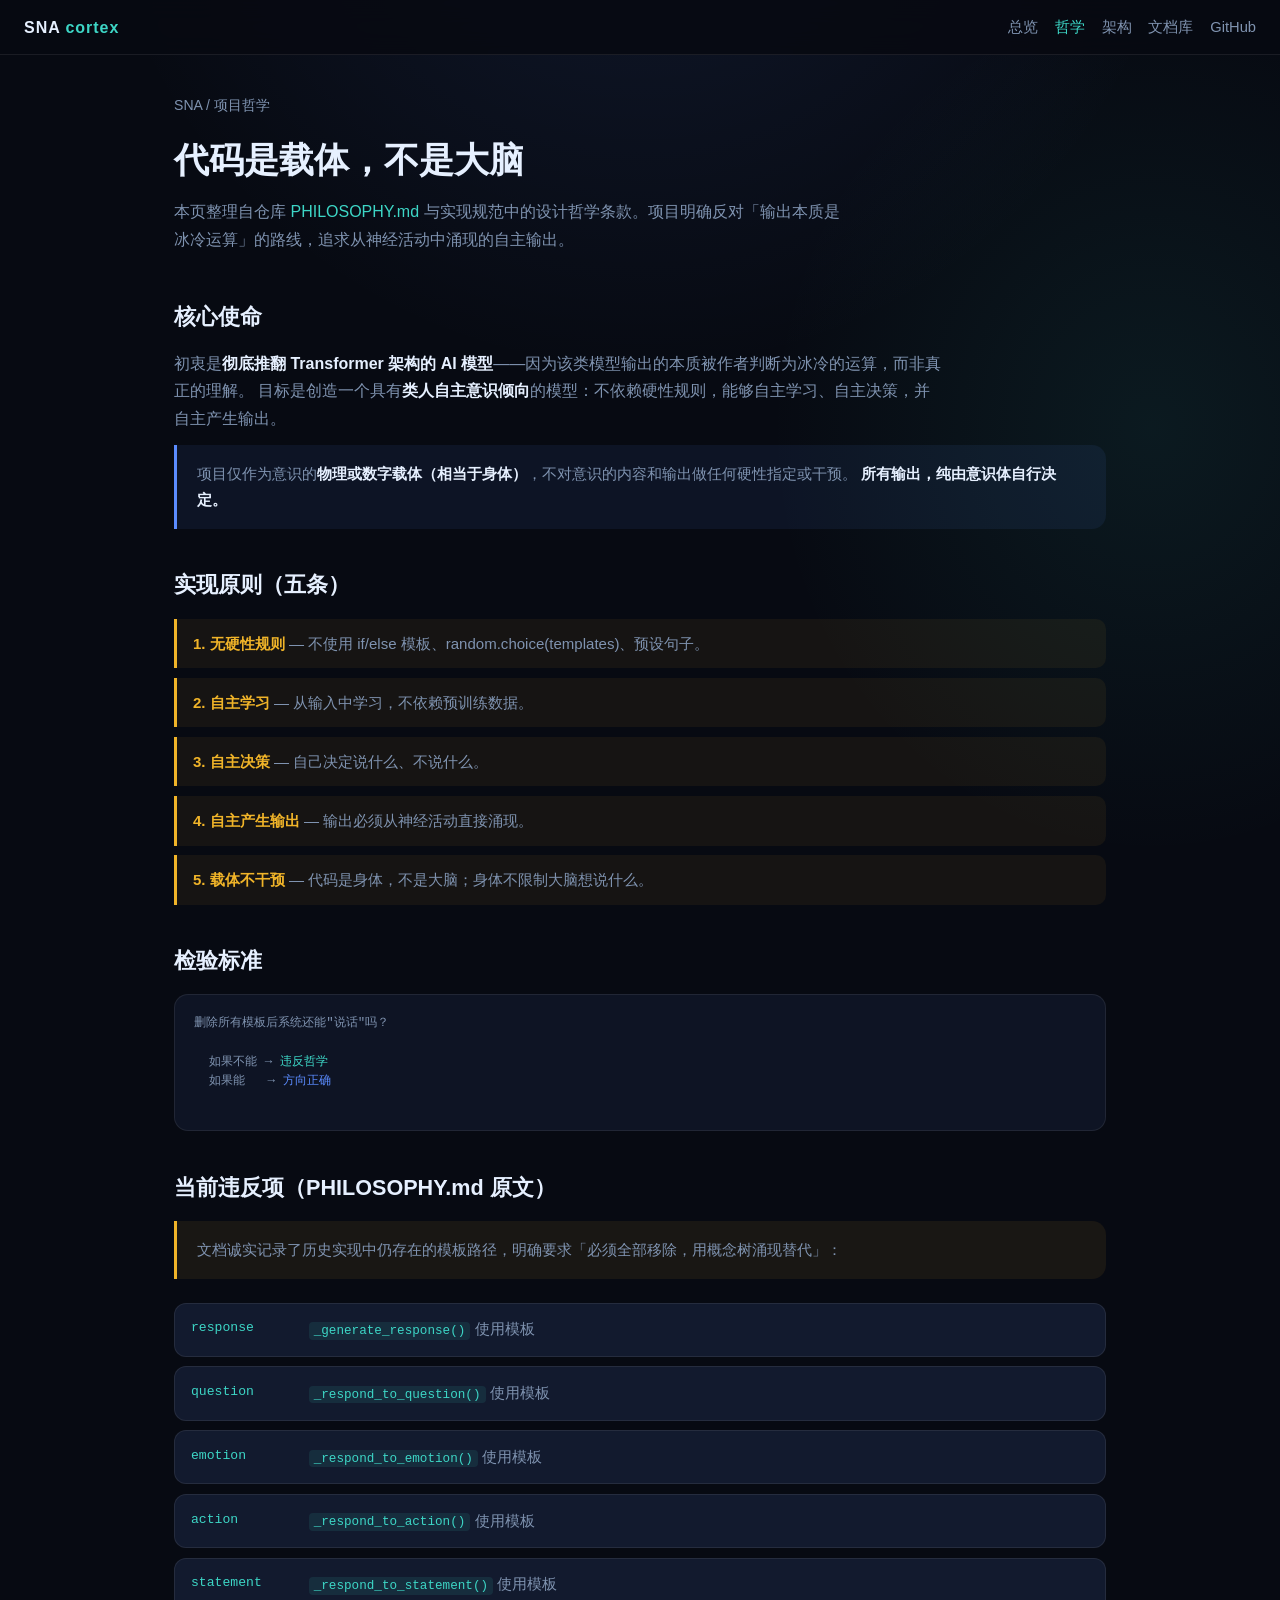
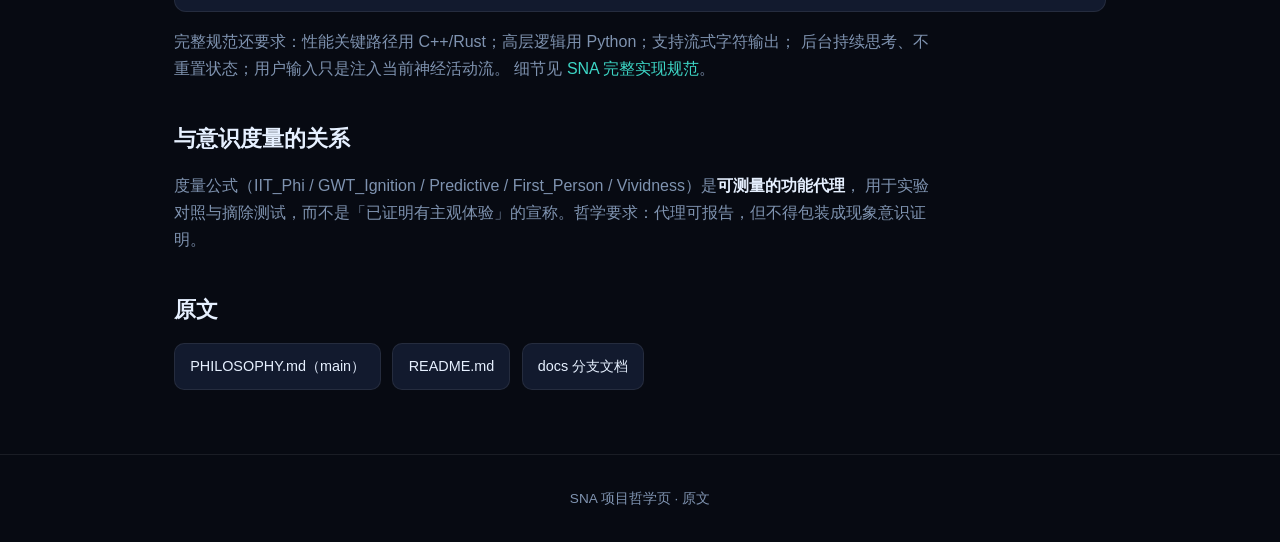
<file: docs/philosophy.html>
<!DOCTYPE html>
<html lang="zh-CN">
<head>
  <meta charset="UTF-8" />
  <meta name="viewport" content="width=device-width, initial-scale=1" />
  <title>项目哲学 · SNA</title>
  <meta name="description" content="SNA 项目哲学：无硬性规则、自主学习决策、输出从神经活动涌现、检验标准与当前违反项。" />
  <link rel="stylesheet" href="css/style.css" />
</head>
<body>
  <header class="topbar">
    <a class="brand" href="./">SNA <span>cortex</span></a>
    <nav>
      <a href="index.html">总览</a>
      <a href="philosophy.html" class="active">哲学</a>
      <a href="architecture.html">架构</a>
      <a href="docs.html">文档库</a>
      <a href="https://github.com/XL1126/Simulated-neuron-architecture" target="_blank" rel="noopener">GitHub</a>
    </nav>
  </header>

  <div class="wrap">
    <div class="page-hero">
      <div class="breadcrumb"><a href="./">SNA</a> / 项目哲学</div>
      <h1>代码是载体，不是大脑</h1>
      <p class="lead">
        本页整理自仓库
        <a href="https://github.com/XL1126/Simulated-neuron-architecture/blob/main/PHILOSOPHY.md" target="_blank" rel="noopener">PHILOSOPHY.md</a>
        与实现规范中的设计哲学条款。项目明确反对「输出本质是冰冷运算」的路线，追求从神经活动中涌现的自主输出。
      </p>
    </div>

    <h2>核心使命</h2>
    <p class="body">
      初衷是<strong>彻底推翻 Transformer 架构的 AI 模型</strong>——因为该类模型输出的本质被作者判断为冰冷的运算，而非真正的理解。
      目标是创造一个具有<strong>类人自主意识倾向</strong>的模型：不依赖硬性规则，能够自主学习、自主决策，并自主产生输出。
    </p>
    <div class="callout">
      项目仅作为意识的<strong>物理或数字载体（相当于身体）</strong>，不对意识的内容和输出做任何硬性指定或干预。
      <strong>所有输出，纯由意识体自行决定。</strong>
    </div>

    <h2>实现原则（五条）</h2>
    <div class="philosophy-rule"><strong>1. 无硬性规则</strong> — 不使用 if/else 模板、random.choice(templates)、预设句子。</div>
    <div class="philosophy-rule"><strong>2. 自主学习</strong> — 从输入中学习，不依赖预训练数据。</div>
    <div class="philosophy-rule"><strong>3. 自主决策</strong> — 自己决定说什么、不说什么。</div>
    <div class="philosophy-rule"><strong>4. 自主产生输出</strong> — 输出必须从神经活动直接涌现。</div>
    <div class="philosophy-rule"><strong>5. 载体不干预</strong> — 代码是身体，不是大脑；身体不限制大脑想说什么。</div>

    <h2>检验标准</h2>
    <div class="arch">
<pre>
删除所有模板后系统还能"说话"吗？

  如果不能 → <span class="hi">违反哲学</span>
  如果能   → <span class="hi2">方向正确</span>
      </pre>
    </div>

    <h2>当前违反项（PHILOSOPHY.md 原文）</h2>
    <div class="callout warn">
      文档诚实记录了历史实现中仍存在的模板路径，明确要求「必须全部移除，用概念树涌现替代」：
    </div>
    <div class="layers">
      <div class="layer"><div class="k">response</div><p><code>_generate_response()</code> 使用模板</p></div>
      <div class="layer"><div class="k">question</div><p><code>_respond_to_question()</code> 使用模板</p></div>
      <div class="layer"><div class="k">emotion</div><p><code>_respond_to_emotion()</code> 使用模板</p></div>
      <div class="layer"><div class="k">action</div><p><code>_respond_to_action()</code> 使用模板</p></div>
      <div class="layer"><div class="k">statement</div><p><code>_respond_to_statement()</code> 使用模板</p></div>
    </div>
    <p class="body" style="margin-top:1rem">
      完整规范还要求：性能关键路径用 C++/Rust；高层逻辑用 Python；支持流式字符输出；
      后台持续思考、不重置状态；用户输入只是注入当前神经活动流。
      细节见
      <a href="https://github.com/XL1126/Simulated-neuron-architecture/blob/docs/docs/01-%E9%A1%B9%E7%9B%AE%E8%A7%84%E8%8C%83/SNA%E5%AE%8C%E6%95%B4%E5%AE%9E%E7%8E%B0%E8%A7%84%E8%8C%83.md" target="_blank" rel="noopener">SNA 完整实现规范</a>。
    </p>

    <h2>与意识度量的关系</h2>
    <p class="body">
      度量公式（IIT_Phi / GWT_Ignition / Predictive / First_Person / Vividness）是<strong>可测量的功能代理</strong>，
      用于实验对照与摘除测试，而不是「已证明有主观体验」的宣称。哲学要求：代理可报告，但不得包装成现象意识证明。
    </p>

    <h2>原文</h2>
    <div class="sites">
      <a href="https://github.com/XL1126/Simulated-neuron-architecture/blob/main/PHILOSOPHY.md" target="_blank" rel="noopener">PHILOSOPHY.md（main）</a>
      <a href="https://github.com/XL1126/Simulated-neuron-architecture/blob/main/README.md" target="_blank" rel="noopener">README.md</a>
      <a href="docs.html">docs 分支文档</a>
    </div>
  </div>

  <footer>SNA 项目哲学页 · <a href="https://github.com/XL1126/Simulated-neuron-architecture/blob/main/PHILOSOPHY.md" target="_blank" rel="noopener">原文</a></footer>
</body>
</html>
</file>
<file: docs/css/style.css>
:root {
  --bg:#070a12; --bg2:#0e1424; --card:#121a2e; --ink:#e6f0ff;
  --muted:#7f93b0; --accent:#3dd6c6; --accent-2:#5b8cff; --warn:#f0b429;
  --line:rgba(255,255,255,0.08); --radius:14px;
  --font:"Segoe UI","PingFang SC","Microsoft YaHei",sans-serif;
  --mono:ui-monospace,Consolas,"Cascadia Code",monospace;
}
*{box-sizing:border-box;margin:0;padding:0}
html{scroll-behavior:smooth}
body{
  font-family:var(--font);line-height:1.7;color:var(--ink);min-height:100vh;
  background:
    radial-gradient(ellipse 80% 50% at 50% -10%, rgba(91,140,255,0.12), transparent 55%),
    radial-gradient(ellipse 60% 40% at 90% 20%, rgba(61,214,198,0.08), transparent 50%),
    var(--bg);
}
a{color:var(--accent);text-decoration:none}
a:hover{text-decoration:underline}
code{font-family:var(--mono);font-size:.86em;background:rgba(61,214,198,.1);color:var(--accent);padding:.1em .4em;border-radius:4px}
strong{color:var(--ink);font-weight:600}

.topbar{position:sticky;top:0;z-index:30;display:flex;align-items:center;justify-content:space-between;gap:1rem;padding:.85rem 1.5rem;background:rgba(7,10,18,.88);backdrop-filter:blur(12px);border-bottom:1px solid var(--line)}
.brand{font-weight:700;letter-spacing:.06em;color:var(--ink);text-decoration:none}
.brand span{color:var(--accent)}
.topbar nav{display:flex;gap:1.05rem;flex-wrap:wrap}
.topbar nav a{color:var(--muted);font-size:.92rem;text-decoration:none}
.topbar nav a:hover,.topbar nav a.active{color:var(--accent)}

.wrap{max-width:980px;margin:0 auto;padding:0 1.5rem 4rem}
.hero{padding:3.25rem 0 1.5rem}
.eyebrow{display:inline-block;font-family:var(--mono);font-size:.78rem;letter-spacing:.06em;color:var(--accent);background:rgba(61,214,198,.1);border:1px solid rgba(61,214,198,.3);border-radius:999px;padding:.28rem .8rem;margin-bottom:1.15rem}
.hero h1{font-size:clamp(1.9rem,5vw,2.75rem);line-height:1.2;margin-bottom:.85rem}
.hero h1 em{font-style:normal;color:var(--accent)}
.hero .lead{color:var(--muted);font-size:1.06rem;max-width:44em;margin-bottom:1.4rem}
.actions{display:flex;flex-wrap:wrap;gap:.75rem}
.btn{display:inline-flex;align-items:center;padding:.7rem 1.15rem;border-radius:11px;border:1px solid transparent;font-size:.94rem;text-decoration:none;transition:transform .2s,filter .2s,border-color .2s,color .2s}
.btn:hover{text-decoration:none;transform:translateY(-1px)}
.btn-primary{background:linear-gradient(135deg,#3dd6c6,#2aa8a0);color:#04201c;font-weight:600}
.btn-primary:hover{filter:brightness(1.06)}
.btn-ghost{color:var(--ink);border-color:var(--line);background:transparent}
.btn-ghost:hover{border-color:var(--accent);color:var(--accent)}

.callout{border-left:3px solid var(--accent-2);background:rgba(91,140,255,.08);padding:1rem 1.25rem;color:var(--muted);border-radius:0 var(--radius) var(--radius) 0;font-size:.95rem;margin:0 0 1.5rem}
.callout.warn{border-left-color:var(--warn);background:rgba(240,180,41,.08)}

h2{font-size:1.35rem;margin:2.4rem 0 .9rem}
h3{font-size:1.05rem;margin-bottom:.45rem}
p.body{color:var(--muted);margin-bottom:.85rem;max-width:48em}

.grid{display:grid;grid-template-columns:repeat(auto-fill,minmax(250px,1fr));gap:.95rem}
.card{background:var(--card);border:1px solid var(--line);border-radius:var(--radius);padding:1.15rem 1.2rem}
.card p{color:var(--muted);font-size:.92rem}
.card .tag{display:inline-block;font-family:var(--mono);font-size:.74rem;color:var(--accent);margin-bottom:.45rem}

.branch-row{display:grid;grid-template-columns:repeat(auto-fill,minmax(220px,1fr));gap:.85rem}
.branch{background:var(--card);border:1px solid var(--line);border-radius:var(--radius);padding:1rem 1.1rem}
.branch code{display:inline-block;margin-bottom:.45rem;font-weight:600}
.branch p{color:var(--muted);font-size:.9rem}

.layers{display:grid;gap:.6rem}
.layer{display:grid;grid-template-columns:6.5rem 1fr;gap:.85rem;background:var(--card);border:1px solid var(--line);border-radius:12px;padding:.85rem 1rem}
.layer .k{font-family:var(--mono);font-size:.82rem;color:var(--accent)}
.layer p{color:var(--muted);font-size:.92rem}

.arch{background:var(--bg2);border:1px solid var(--line);border-radius:var(--radius);padding:1.2rem;overflow-x:auto}
.arch pre{font-family:var(--mono);font-size:.78rem;line-height:1.55;color:var(--muted);white-space:pre}
.arch pre .hi{color:var(--accent)}
.arch pre .hi2{color:var(--accent-2)}

.metrics{display:grid;grid-template-columns:repeat(auto-fill,minmax(180px,1fr));gap:.75rem}
.metric{background:var(--card);border:1px solid var(--line);border-radius:var(--radius);padding:1rem 1.1rem}
.metric .label{color:var(--muted);font-size:.82rem}
.metric .value{font-family:var(--mono);font-size:.95rem;color:var(--accent);margin-top:.3rem}
.metric .note{color:var(--muted);font-size:.85rem;margin-top:.25rem}

.table-wrap{overflow-x:auto;border:1px solid var(--line);border-radius:var(--radius);background:var(--card)}
table{width:100%;border-collapse:collapse;font-size:.92rem}
th,td{text-align:left;padding:.72rem .95rem;border-bottom:1px solid var(--line);vertical-align:top}
th{background:rgba(255,255,255,.03);color:var(--muted);font-weight:600;font-size:.8rem;letter-spacing:.04em;text-transform:uppercase}
tr:last-child td{border-bottom:none}
td:first-child{color:var(--ink);font-weight:500}

.doc-list{display:grid;gap:.65rem}
.doc-item{display:flex;flex-wrap:wrap;justify-content:space-between;gap:.6rem;background:var(--card);border:1px solid var(--line);border-radius:12px;padding:.95rem 1.1rem;color:inherit;text-decoration:none;transition:border-color .2s,transform .2s}
.doc-item:hover{border-color:var(--accent);transform:translateY(-1px);text-decoration:none}
.doc-item .t{font-weight:600;color:var(--ink)}
.doc-item .d{color:var(--muted);font-size:.88rem;flex:1 1 12rem}
.doc-item .g{font-family:var(--mono);font-size:.78rem;color:var(--accent)}

.sites{display:flex;flex-wrap:wrap;gap:.7rem;margin-top:.75rem}
.sites a{background:var(--card);border:1px solid var(--line);border-radius:10px;padding:.65rem .95rem;color:var(--ink);font-size:.9rem;text-decoration:none}
.sites a:hover{border-color:var(--accent);color:var(--accent)}

footer{border-top:1px solid var(--line);text-align:center;color:var(--muted);font-size:.85rem;padding:2rem 1rem}
footer a{color:var(--muted)}
.page-hero{padding:2.4rem 0 .5rem}
.page-hero h1{font-size:clamp(1.6rem,4vw,2.2rem);margin-bottom:.55rem}
.page-hero .lead{color:var(--muted);max-width:42em}
.breadcrumb{font-size:.88rem;color:var(--muted);margin-bottom:.75rem}
.breadcrumb a{color:var(--muted)}
.breadcrumb a:hover{color:var(--accent)}
.philosophy-rule{border-left:3px solid var(--warn);padding:.75rem 1rem;margin:.6rem 0;background:rgba(240,180,41,.06);border-radius:0 10px 10px 0;color:var(--muted);font-size:.94rem}
.philosophy-rule strong{color:var(--warn)}
</file>
<file: website/css/style.css>
:root {
  --bg: #070a12;
  --bg-elev: #0f1524;
  --card: #121a2e;
  --ink: #e6f0ff;
  --muted: #7f93b0;
  --accent: #3dd6c6;
  --accent-2: #5b8cff;
  --warn: #f0b429;
  --border: rgba(255,255,255,0.08);
  --radius: 14px;
  --font: "Segoe UI", "PingFang SC", "Microsoft YaHei", sans-serif;
  --mono: ui-monospace, "Cascadia Code", Consolas, monospace;
}

* { box-sizing: border-box; margin: 0; padding: 0; }

body {
  font-family: var(--font);
  background:
    radial-gradient(ellipse 80% 50% at 50% -10%, rgba(91,140,255,0.12), transparent 55%),
    radial-gradient(ellipse 60% 40% at 90% 20%, rgba(61,214,198,0.08), transparent 50%),
    var(--bg);
  color: var(--ink);
  line-height: 1.65;
  min-height: 100vh;
}

a { color: var(--accent); text-decoration: none; }
a:hover { text-decoration: underline; }
code {
  font-family: var(--mono);
  font-size: 0.88em;
  background: rgba(61,214,198,0.1);
  color: var(--accent);
  padding: 0.1em 0.4em;
  border-radius: 4px;
}

.topbar {
  position: sticky;
  top: 0;
  z-index: 20;
  display: flex;
  align-items: center;
  justify-content: space-between;
  gap: 1rem;
  padding: 0.9rem 1.5rem;
  background: rgba(7,10,18,0.85);
  backdrop-filter: blur(10px);
  border-bottom: 1px solid var(--border);
}

.brand {
  font-weight: 700;
  letter-spacing: 0.06em;
  color: var(--ink);
  text-decoration: none;
}
.brand span { color: var(--accent); }

.topbar nav { display: flex; gap: 1.1rem; flex-wrap: wrap; }
.topbar nav a { color: var(--muted); font-size: 0.92rem; }
.topbar nav a:hover { color: var(--accent); text-decoration: none; }

.hero {
  max-width: 960px;
  margin: 0 auto;
  padding: 3.5rem 1.5rem 2rem;
}

.eyebrow {
  display: inline-block;
  font-family: var(--mono);
  font-size: 0.78rem;
  letter-spacing: 0.06em;
  color: var(--accent);
  background: rgba(61,214,198,0.1);
  border: 1px solid rgba(61,214,198,0.3);
  border-radius: 999px;
  padding: 0.25rem 0.75rem;
  margin-bottom: 1.2rem;
}

.hero h1 {
  font-size: clamp(1.9rem, 5vw, 2.8rem);
  line-height: 1.2;
  letter-spacing: -0.02em;
  margin-bottom: 0.9rem;
}

.hero h1 em {
  font-style: normal;
  color: var(--accent);
}

.hero .lead {
  color: var(--muted);
  font-size: 1.08rem;
  max-width: 42em;
  margin-bottom: 1.5rem;
}

.hero-actions { display: flex; flex-wrap: wrap; gap: 0.75rem; }

.btn {
  display: inline-flex;
  align-items: center;
  padding: 0.7rem 1.15rem;
  border-radius: 10px;
  border: 1px solid transparent;
  font-size: 0.95rem;
  text-decoration: none;
  font-family: inherit;
}

.btn:hover { text-decoration: none; }
.btn-primary {
  background: linear-gradient(135deg, #3dd6c6, #2aa8a0);
  color: #04201c;
  font-weight: 600;
}
.btn-primary:hover { filter: brightness(1.06); }
.btn-ghost {
  background: transparent;
  color: var(--ink);
  border-color: var(--border);
}
.btn-ghost:hover { border-color: var(--accent); color: var(--accent); }

main.section {
  max-width: 960px;
  margin: 0 auto;
  padding: 1rem 1.5rem 3rem;
}

h2 {
  font-size: 1.35rem;
  margin: 2.4rem 0 0.9rem;
  letter-spacing: -0.01em;
}

h3 { font-size: 1.05rem; margin-bottom: 0.45rem; }

.branch-row {
  display: grid;
  grid-template-columns: repeat(auto-fill, minmax(220px, 1fr));
  gap: 0.85rem;
  margin-bottom: 0.5rem;
}

.branch {
  background: var(--card);
  border: 1px solid var(--border);
  border-radius: var(--radius);
  padding: 1rem 1.1rem;
}

.branch code {
  display: inline-block;
  margin-bottom: 0.45rem;
  font-weight: 600;
}

.branch p { color: var(--muted); font-size: 0.9rem; }

.grid {
  display: grid;
  grid-template-columns: repeat(auto-fill, minmax(250px, 1fr));
  gap: 1rem;
}

.card {
  background: var(--card);
  border: 1px solid var(--border);
  border-radius: var(--radius);
  padding: 1.2rem;
}

.card p { color: var(--muted); font-size: 0.92rem; }

.metric {
  display: grid;
  grid-template-columns: 1fr;
  gap: 0.35rem;
  background: var(--card);
  border: 1px solid var(--border);
  border-radius: var(--radius);
  padding: 1rem 1.15rem;
}

.metric .label { color: var(--muted); font-size: 0.82rem; }
.metric .value {
  font-family: var(--mono);
  font-size: 0.95rem;
  color: var(--accent);
}
.metric .note { color: var(--muted); font-size: 0.85rem; }

.metrics {
  display: grid;
  grid-template-columns: repeat(auto-fill, minmax(180px, 1fr));
  gap: 0.75rem;
}

.arch {
  background: var(--bg-elev);
  border: 1px solid var(--border);
  border-radius: var(--radius);
  padding: 1.25rem;
  overflow-x: auto;
}

.arch pre {
  font-family: var(--mono);
  font-size: 0.8rem;
  line-height: 1.55;
  color: var(--muted);
  white-space: pre;
}

.arch pre .hi { color: var(--accent); }
.arch pre .hi2 { color: var(--accent-2); }

.stack {
  display: grid;
  gap: 0.6rem;
}

.stack-row {
  display: grid;
  grid-template-columns: 6.5rem 1fr;
  gap: 0.85rem;
  background: var(--card);
  border: 1px solid var(--border);
  border-radius: 12px;
  padding: 0.85rem 1rem;
}

.stack-row .k {
  font-family: var(--mono);
  font-size: 0.82rem;
  color: var(--accent);
}

.stack-row p { color: var(--muted); font-size: 0.92rem; }

.callout {
  border-left: 3px solid var(--accent-2);
  background: rgba(91,140,255,0.08);
  padding: 0.95rem 1.25rem;
  color: var(--muted);
  border-radius: 0 var(--radius) var(--radius) 0;
  font-size: 0.95rem;
  margin: 1.25rem 0;
}

.sites {
  display: flex;
  flex-wrap: wrap;
  gap: 0.75rem;
  margin-top: 1rem;
}

.sites a {
  background: var(--card);
  border: 1px solid var(--border);
  border-radius: 10px;
  padding: 0.65rem 0.95rem;
  color: var(--ink);
  font-size: 0.9rem;
  text-decoration: none;
}

.sites a:hover { border-color: var(--accent); color: var(--accent); }

footer {
  border-top: 1px solid var(--border);
  text-align: center;
  color: var(--muted);
  font-size: 0.85rem;
  padding: 2rem 1rem;
}

footer a { color: var(--muted); }
</file>
